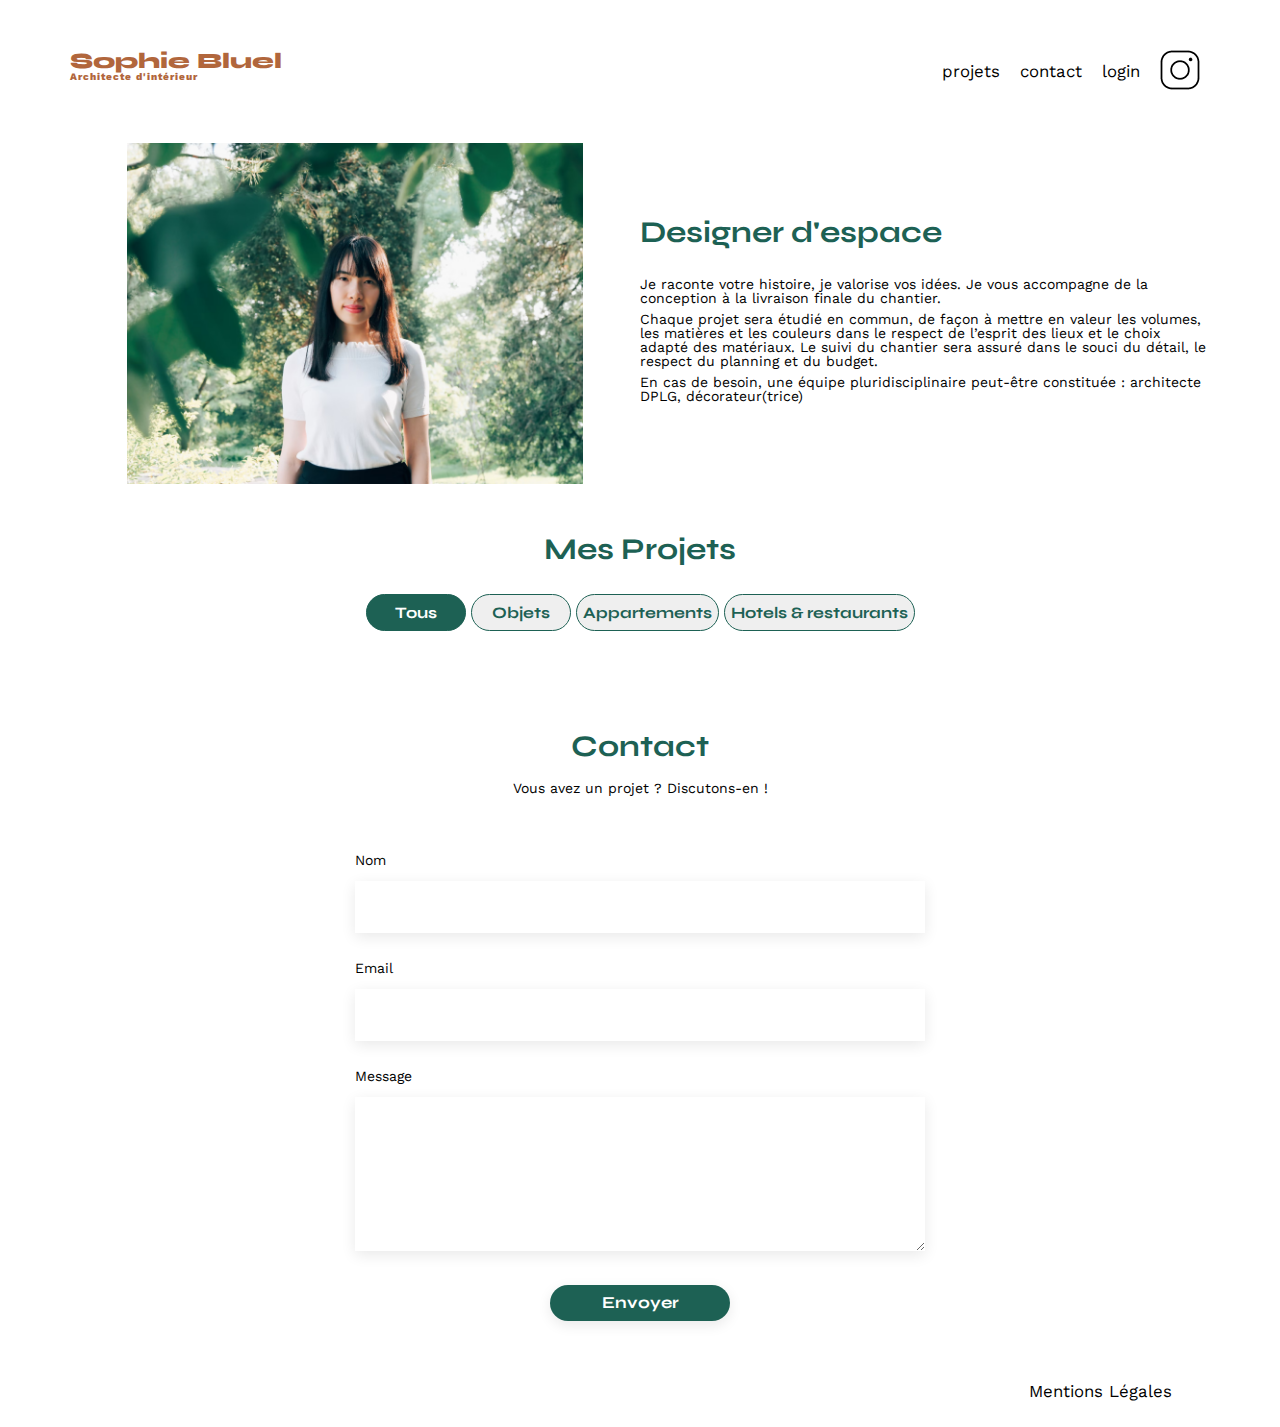
<file: FrontEnd/index.html>
<!DOCTYPE html>
<html lang="fr">
<head>
	<meta charset="UTF-8">
	<title>Sophie Bluel - Architecte d'intérieur</title>
	<meta name="viewport" content="width=device-width, initial-scale=1.0">
	<link rel="preconnect" href="https://fonts.googleapis.com">
	<link rel="preconnect" href="https://fonts.gstatic.com" crossorigin>
	<link rel="stylesheet" href="https://cdnjs.cloudflare.com/ajax/libs/font-awesome/6.2.1/css/all.min.css"
        integrity="sha512-MV7K8+y+gLIBoVD59lQIYicR65iaqukzvf/nwasF0nqhPay5w/9lJmVM2hMDcnK1OnMGCdVK+iQrJ7lzPJQd1w=="
        crossorigin="anonymous" referrerpolicy="no-referrer" >
	<link href="https://fonts.googleapis.com/css2?family=Syne:wght@700;800&family=Work+Sans&display=swap" rel="stylesheet">
	<meta name="description" content="">
	<link rel="stylesheet" href="./assets/style.css">
	<script type="module" src="works.js" defer></script>
</head>
<body>
<header>
	<h1>Sophie Bluel <span>Architecte d'intérieur</span></h1>
	<nav>
		<ul>
			<li>projets</li>
			<li>contact</li>
			<a href="login.html"><li id="indexLogin">login</li></a>
			<a href="index.html"><li id="indexLogout" class="dispnone">logout</li></a>
			<li><img src="./assets/icons/instagram.png" alt="Instagram"></li>
		</ul> 
	</nav>
</header>
<main>
	<section id="introduction">
		<figure>
			<img src="./assets/images/sophie-bluel.png" alt="">
		</figure>
		<article>
			<h2>Designer d'espace</h2>
			<p>Je raconte votre histoire, je valorise vos idées. Je vous accompagne de la conception à la livraison finale du chantier.</p>
			<p>Chaque projet sera étudié en commun, de façon à mettre en valeur les volumes, les matières et les couleurs dans le respect de l’esprit des lieux et le choix adapté des matériaux. Le suivi du chantier sera assuré dans le souci du détail, le respect du planning et du budget.</p>
			<p>En cas de besoin, une équipe pluridisciplinaire peut-être constituée : architecte DPLG, décorateur(trice)</p>
		</article>
	</section>
	<section id="portfolio">
		<!-- <a href="#modale1" class="modale_link">ouvrir la modale</a> -->
		<h2>Mes Projets</h2>
		<div class="filtre">
			<button id="tous" class="button__filtre button_active">Tous</button>
			<button id="objets" class="button__filtre">Objets</button>
			<button id="appartements" class="button__filtre">Appartements</button>
			<button id="hotels_restaurants" class="button__filtre">Hotels & restaurants</button>
		</div>
		<div class="gallery">

		</div>
		<div id="erreur__cargement__projets">

		</div>
	</section>
	<section id="contact">
		<h2>Contact</h2>
		<p>Vous avez un projet ? Discutons-en !</p>
		<form action="#" method="post">
			<label for="name">Nom</label>
			<input type="text" name="name" id="name">
			<label for="email">Email</label>
			<input type="email" name="email" id="email">
			<label for="message">Message</label>
			<textarea name="message" id="message" cols="30" rows="10"></textarea>
			<input type="submit" value="Envoyer" class="button">
		</form>
	</section>
</main>

<footer>
	<nav>
		<ul>
			<li>Mentions Légales</li>
		</ul>
	</nav>
</footer>
<aside id="modale1" class="modale" aria-hidden="true" role="dialog" style="display: none;">
	<div id="modale_stop1" class="modal_wraper">
		<div class="close">
			<i id="closeModale" class="fa-solid fa-xmark"></i>
		</div>
		<h3>Galerie photo</h3>
		<div class="cards">
			
		</div>
		<div class="card__input">
			<input id="buttonAdd" class="buttonAdd" type="submit" value="Ajouter une photo">
		</div>
	</div>
</aside>
<aside id="modale2" class="modale" aria-hidden="true" role="dialog" style="display: none;">
	<div id="modale_stop2" class="modal_wraper">
		<div class="close__modale2">
			<i id="back" class="fa-solid fa-arrow-left"></i>
			<i id="closeModale2" class="fa-solid fa-xmark"></i>
		</div>
		<h3>Ajout photo</h3>
		<form class="form" enctype="multipart/form-data" method="post" name="fileinfo">
			<div id="addFile" class="add__image">
				<div id="selectFile" class="select__file">
					<i class="fa-regular fa-image"></i>
					<label for="fileInput" class="button__file">+ Ajouter photo</label>
					<input type="file" name="image" id="fileInput" accept=".jpg, .png" style="display: none;">
					<p>jpg, png : 4mo max</p>
				</div>
				<div id="previewImageContainer">
				</div>
			</div>
			<label for="titre" class="label__input">Titre</label>
			<input type="text" name="title" id="title">
			<label for="categorie" class="label__input">Categorie</label>
			<select name="category" id="category">
				<option value=""></option>
				
			</select>
			<div class="validate__input">
				<input id="buttonValidate" class="buttonValidateGray" type="submit" value="Valider">
			</div>
		</form>
		<div id="output"></div>
	</div>
</aside>
</body>
</html>
</file>
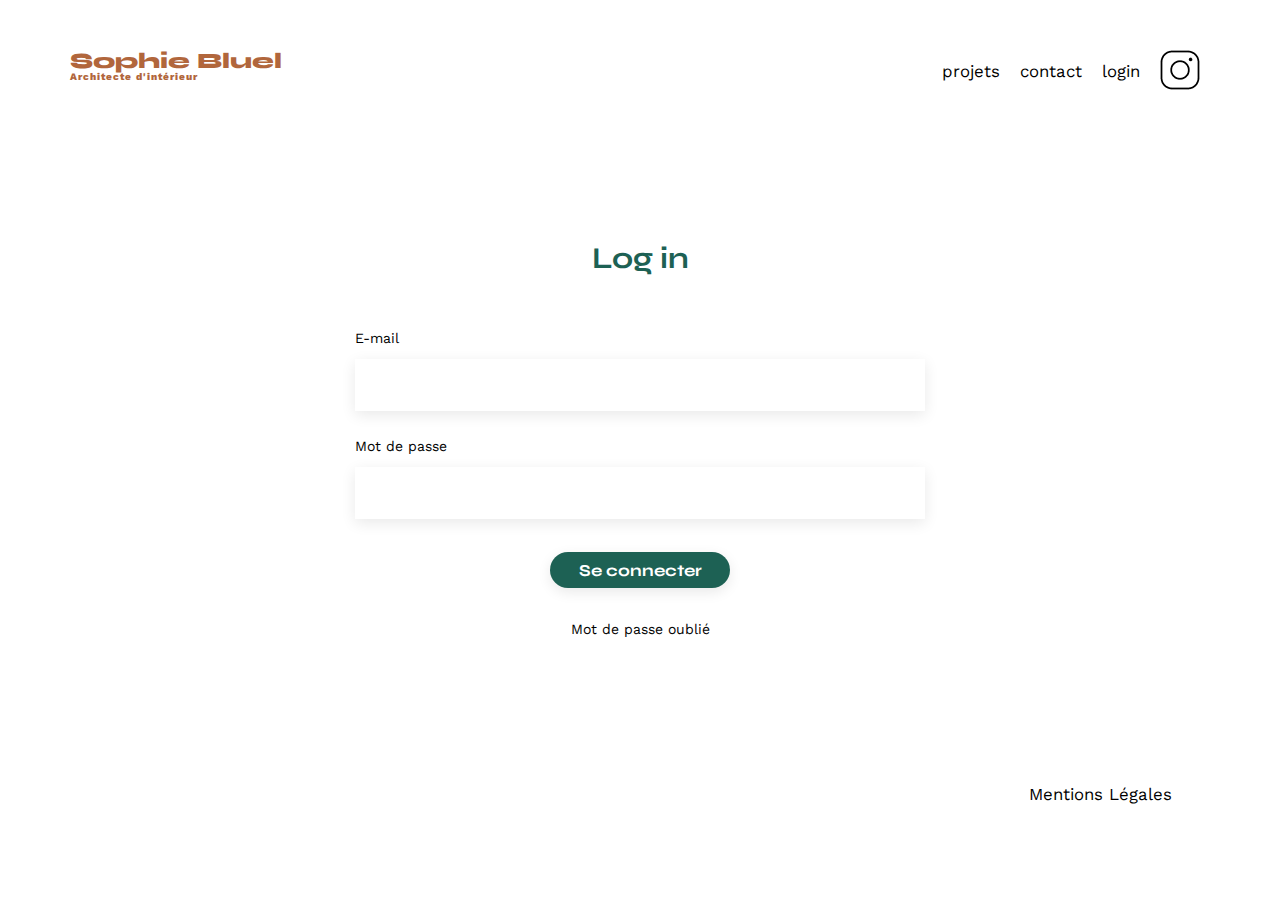
<file: FrontEnd/login.html>
<!DOCTYPE html>
<html lang="fr">
<head>
	<meta charset="UTF-8">
	<title>Sophie Bluel - Architecte d'intérieur</title>
	<meta name="viewport" content="width=device-width, initial-scale=1.0">
	<link rel="preconnect" href="https://fonts.googleapis.com">
	<link rel="preconnect" href="https://fonts.gstatic.com" crossorigin>
	<link href="https://fonts.googleapis.com/css2?family=Syne:wght@700;800&family=Work+Sans&display=swap" rel="stylesheet">
	<meta name="description" content="">
	<link rel="stylesheet" href="./assets/style.css">
	<script type="module" src="login.js"></script>
</head>
<body>
<header>
	<h1>Sophie Bluel <span>Architecte d'intérieur</span></h1>
	<nav>
		<ul>
			<li>projets</li>
			<li>contact</li>
			<li>login</li>
			<li><img src="./assets/icons/instagram.png" alt="Instagram"></li>
		</ul>
	</nav>
</header>
<main>
	<section id="login">
		<h2>Log in</h2>
		<form action="#" method="post" id="loginForm">
			<label for="email">E-mail</label>
			<input type="email" name="email" id="email">
			<label for="password">Mot de passe</label>
			<input type="password" name="password" id="password">
			<input type="submit" value="Se connecter" id="butonSubmit" class="button">
			<a href="#">Mot de passe oublié</a>
		</form>
		<div id="errorLogin" class="error__login">

		</div>
	</section>
</main>
<footer>
	<nav>
		<ul>
			<li>Mentions Légales</li>
		</ul>
	</nav>
</footer>

</body>
</html>
</file>
<file: FrontEnd/assets/style.css>
/* http://meyerweb.com/eric/tools/css/reset/
   v2.0 | 20110126
   License: none (public domain)
*/

html, body, div, span, applet, object, iframe,
h1, h2, h3, h4, h5, h6, p, blockquote, pre,
a, abbr, acronym, address, big, cite, code,
del, dfn, em, img, ins, kbd, q, s, samp,
small, strike, strong, sub, sup, tt, var,
b, u, i, center,
dl, dt, dd, ol, ul, li,
fieldset, form, label, legend,
table, caption, tbody, tfoot, thead, tr, th, td,
article, aside, canvas, details, embed,
figure, figcaption, footer, header, hgroup,
menu, nav, output, ruby, section, summary,
time, mark, audio, video {
	margin: 0;
	padding: 0;
	border: 0;
	font-size: 100%;
	font: inherit;
	vertical-align: baseline;
}
/* HTML5 display-role reset for older browsers */
article, aside, details, figcaption, figure,
footer, header, hgroup, menu, nav, section {
	display: block;
}
body {
	line-height: 1;
}
ol, ul {
	list-style: none;
}
blockquote, q {
	quotes: none;
}
blockquote:before, blockquote:after,
q:before, q:after {
	content: '';
	content: none;
}
table {
	border-collapse: collapse;
	border-spacing: 0;
}
/** end reset css**/
body {
	max-width: 1140px;
	margin:auto;
	font-family: 'Work Sans' ;
	font-size: 14px;
}
header {
	display: flex;
	justify-content: space-between;
	margin: 50px 0
}
section {
	margin: 50px 0
}

h1{
	display: flex;
	flex-direction: column;
	font-family: 'Syne';
	font-size: 22px;
	font-weight: 800;
	color: #B1663C
}

h1 > span {
	font-family: 'Work Sans';
	font-size:10px;
	letter-spacing: 0.1em;
;
}

h2{
	font-family: 'Syne';
	font-weight: 700;
	font-size: 30px;
	color: #1D6154
}

a{
	text-decoration: none;
	color: black;
}

nav ul {
	display: flex;
	align-items: center;
	list-style-type: none;

}
nav li {
	padding: 0 10px;
	font-size: 1.2em;
}

li:hover {
	color: #B1663C;
}

.dispnone{
	display: none;
}

#introduction {
	display: flex;
	align-items: center;
}
#introduction figure {
	flex: 1
}
#introduction img {
	display: block;
	margin: auto;
	width: 80%;
}

#introduction article {
	flex: 1
}
#introduction h2 {
	margin-bottom: 1em;
}

#introduction p {
	margin-bottom: 0.5em;
}

#portfolio h2 {
	text-align: center;
	margin-bottom: 1em;
}

.filtre{
	text-align: center;
	margin-bottom: 50px;
}

.modify{
	position: relative;
	bottom: 50px;
	left: 160px;
}

.button__filtre{
	height: 37px;
	min-width: 100px;
	color: #1D6154;
	border: 1px solid #1D6154;
	border-radius: 20px;
	font-size: 16px;
	font-weight: 700;
	font-family: 'Syne';
}

.button__filtre:hover{
	color: white;
	background-color: #1D6154;
}

.button_active{
	color: white;
	background-color: #1D6154;
}

.gallery {
	width: 100%;
	display: grid;
	grid-template-columns: 1fr 1fr 1fr;
	grid-column-gap: 20px;
	grid-row-gap: 20px;
}

.gallery img {
	width: 100%;

}
#contact {
	width: 50%;
	margin: auto;
}
#contact > * {
	text-align: center;

}
#contact h2{
	margin-bottom: 20px;
}
#contact form {
	text-align: left;
	margin-top:30px;
	display: flex;
	flex-direction: column;
}

#contact input {
	/* height: 50px; */
	font-size: 1.2em;
	border: none;
	box-shadow: 0px 4px 14px rgba(0, 0, 0, 0.09);
}

#contact input[name="name"], #contact input[name="email"]{
	height: 50px;
}

#contact label {
	margin: 2em 0 1em 0;
}

#contact textarea {
	border: none;
	box-shadow: 0px 4px 14px rgba(0, 0, 0, 0.09);
}

.button{
	font-family: 'Syne';
	font-weight: 700;
	color: white;
	background-color: #1D6154;
	margin : 2em auto ;
	width: 180px;
	height: 36px;
	text-align: center;
	border-radius: 60px ;
}



#login {
	width: 50%;
	margin:  150px auto;
}
#login > * {
	text-align: center;

}

#login h2{
	margin-bottom: 20px;
}

#login form {
	text-align: left;
	margin-top:30px;
	display: flex;
	flex-direction: column;
}

#login input {
	/* height: 50px; */
	font-size: 1.2em;
	border: none;
	box-shadow: 0px 4px 14px rgba(0, 0, 0, 0.09);
}

#login input[name="email"], #login input[name="password"]{
	height: 50px;
}

#login label {
	margin: 2em 0 1em 0;
}

#login textarea {
	border: none;
	box-shadow: 0px 4px 14px rgba(0, 0, 0, 0.09);
}

#login a{
	text-align: center;

}

footer nav ul {
	display: flex;
	justify-content: flex-end;
	margin: 2em
}

/** modale**/

.modale{
	position: fixed;
	top: 0;
	left: 0;
	width: 100%;
	height: 100%;
	background-color: rgba(0, 0, 0, 0.8);
	display: flex;
	align-items: center;
	justify-content: center;
}

.modal_wraper{
	display: flex;
	flex-direction: column;
	align-items: center;
	background-color: #FFF;
	border-radius: 10px;
	width: 630px;
	max-width: calc(100vw - 20px);
	max-width: calc(100vh - 20px);
	padding: 20px;
}

.modal_wraper h3{
	font-size: 26px;
	font-weight: 400;
	padding: 10px 0 42px 0;
}

.cards{
	display: grid;
	grid-template-columns: 1fr 1fr 1fr 1fr 1fr;
	grid-column-gap: 10px;
	grid-row-gap: 25px;
	border-bottom: 1px solid #B3B3B3;
	padding-bottom: 68px;
	position: relative;
}

.cards img{
	width: 70px;
}

.fa-trash-can{
	position: absolute;
	color: white;
	background-color: black;
	border-radius: 2px;
	font-size: 11px;
	padding: 4px;
	margin-top: 5px;
	margin-left: 47px;
}

.card__input{
	width: 100%;
	text-align: center;
	padding-top: 10px;
}


.card__input input {
	width: 237px;
	height:36px;
	font-size: 14px;
	border: none;
	box-shadow: 0px 4px 14px rgba(0, 0, 0, 0.09);
	color: #FFF;
}

.close{
	width: 100%;
	display: flex;
	justify-content: flex-end;
	padding-right: 10px;
}

.close i{
	font-size: 24px;
}

.form{
	width: 420px;
	display: flex;
	flex-direction: column;
}

.add__image{
	width: 420px;
	display: flex;
	flex-direction: column;
	align-items: center;
	background-color: #E8F1F6;
	border-radius: 3px;
	/* padding: 13px 0 19px 0; */
	margin-bottom: 30px;
}

.add__image i{
	font-size: 76px;
	color: #B9C5CC;
	margin-top: 13px;
}

.add__image p{
	font-size: 10px;
	font-weight: 400;
	color: #444444;
	margin-bottom: 19px;
}

.close__modale2{
	width: 100%;
	padding: 0 10px 0 10px;
	display: flex;
	justify-content: space-between;
}

.close__modale2 i{
	font-size: 24px;
}

.add__image i{
	padding-bottom: 6px;
}

.add__image p{
	padding-top: 12px;
}

.label__input{
	font-size: 14px;
	font-weight: 500;
	color: #3D3D3D;
	padding-bottom: 10px;
}

.form input[name="title"], .form select{
	height: 51px;
	border: none;
	box-shadow: 0px 4px 14px rgba(0, 0, 0, 0.09);
	color: #6C6C6C;
	margin-bottom: 20px;
}

.validate__input{
	width: 100%;
	text-align: center;
	margin-top: 40px;
	border-top: 1px solid #B3B3B3;
}

.select__file{
	display: flex;
	flex-direction: column;
	align-items: center;
}

.obj{
	width: 129px;
}

.buttonAdd{
	height: 36px;
	font-family: 'Syne';
	font-weight: 700;
	color: white;
	background-color: #1D6154;
	margin : 2em auto ;
	width: 180px;
	text-align: center;
	border-radius: 60px ;
	border: none;
}

.buttonValidateGray{
	height: 36px;
	font-family: 'Syne';
	font-weight: 700;
	color: #FFFFFF;
	background-color: #A7A7A7;
	margin : 2em auto ;
	width: 180px;
	text-align: center;
	border-radius: 60px ;
	border: none;
}

.button__file{
	background-color: #CBD6DC;
	border-radius: 50px;
	padding: 10px 33px 10px 33px;
	color: #306685;
}

/** erreur**/

.error{
	text-align: center;
	padding: 15px;
	border: 1px solid red;
	border-radius: 15px;
	background-color: rgb(245, 183, 177);
}

.txt__error{
	font-size: 18px;
	font-weight: 700;
	color: red;
}
</file>
